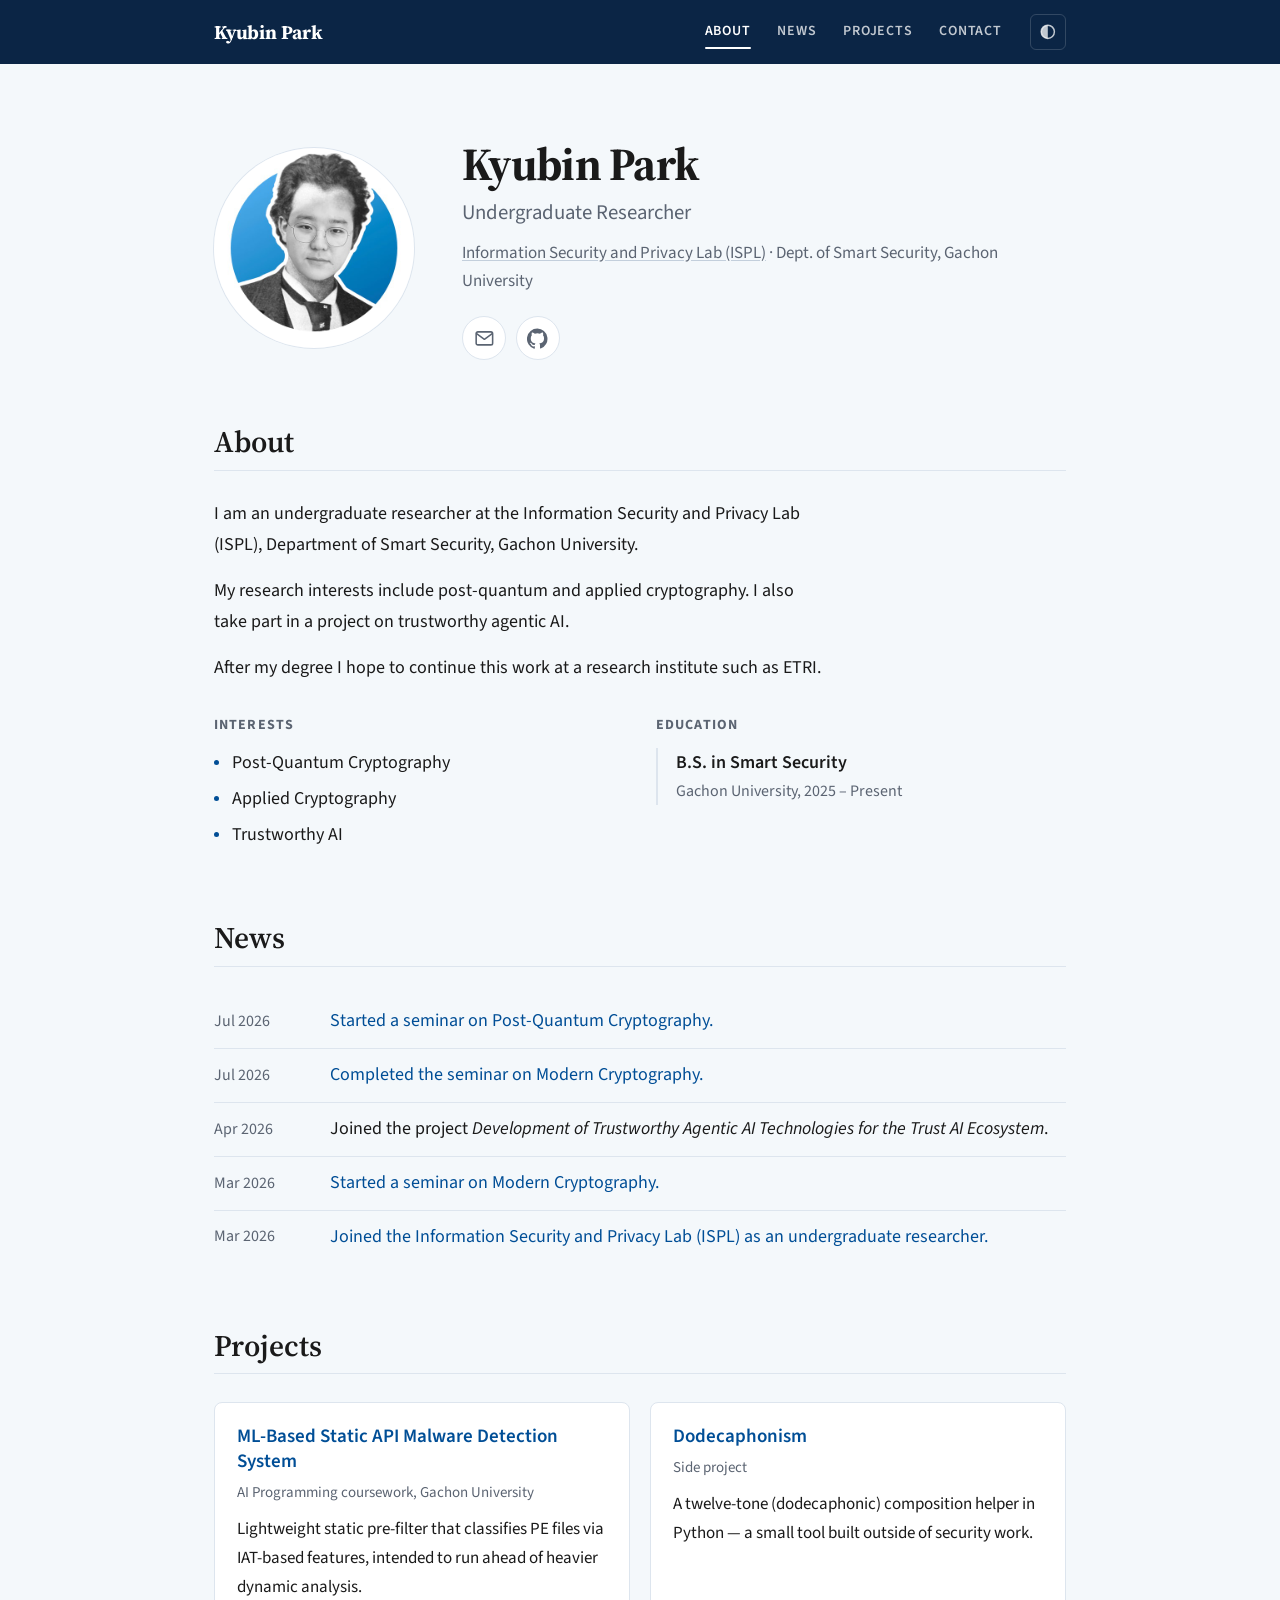
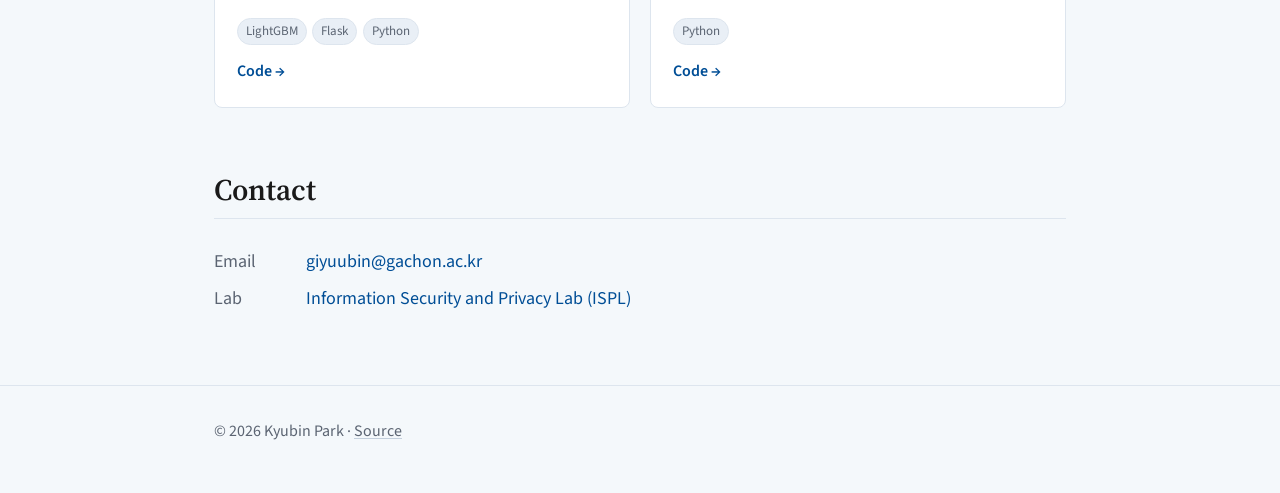
<file: index.html>
<!DOCTYPE html>
<html lang="en">
<head>
<meta charset="UTF-8">
<meta name="viewport" content="width=device-width, initial-scale=1">
<script>
/* Applies the saved theme before first paint. Without this, a dark-mode
   visitor gets a white flash on every page load. Keep in <head>, inline. */
(function () {
  try {
    var saved = localStorage.getItem('theme');
    if (saved === 'light' || saved === 'dark') {
      document.documentElement.setAttribute('data-theme', saved);
    }
  } catch (e) {}
})();
</script>
<title>Kyubin Park</title>
<meta name="description" content="Kyubin Park — undergraduate researcher at the Information Security and Privacy Lab, Gachon University. Post-quantum cryptography, applied cryptography, and trustworthy AI.">
<meta name="author" content="Kyubin Park">
<meta name="theme-color" content="#0b2545">
<link rel="canonical" href="https://giyuubin.github.io/">

<meta property="og:type" content="website">
<meta property="og:title" content="Kyubin Park">
<meta property="og:description" content="Undergraduate researcher at the Information Security and Privacy Lab, Gachon University. Post-quantum cryptography, applied cryptography, and trustworthy AI.">
<meta property="og:url" content="https://giyuubin.github.io/">
<meta name="twitter:card" content="summary">

<link rel="icon" href="data:image/svg+xml,%3Csvg xmlns='http://www.w3.org/2000/svg' viewBox='0 0 100 100'%3E%3Crect width='100' height='100' rx='18' fill='%23004e96'/%3E%3Ctext x='50' y='68' font-family='Helvetica,Arial,sans-serif' font-size='52' font-weight='700' fill='white' text-anchor='middle'%3EKP%3C/text%3E%3C/svg%3E">
<link rel="preconnect" href="https://fonts.googleapis.com">
<link rel="preconnect" href="https://fonts.gstatic.com" crossorigin>
<link href="https://fonts.googleapis.com/css2?family=Source+Sans+3:ital,wght@0,400;0,600;0,700;1,400&family=Source+Serif+4:opsz,wght@8..60,400;8..60,600;8..60,700&display=swap" rel="stylesheet">
<link rel="stylesheet" href="/assets/css/style.css">

<script type="application/ld+json">
{
  "@context": "https://schema.org",
  "@type": "Person",
  "name": "Kyubin Park",
  "url": "https://giyuubin.github.io/",
  "email": "mailto:giyuubin@gachon.ac.kr",
  "jobTitle": "Undergraduate Researcher",
  "affiliation": {
    "@type": "CollegeOrUniversity",
    "name": "Gachon University",
    "department": "Dept. of Smart Security"
  },
  "knowsAbout": [
    "Post-Quantum Cryptography",
    "Applied Cryptography",
    "Trustworthy AI"
  ],
  "sameAs": ["https://github.com/giyuubin"]
}
</script>
</head>
<body>

<a class="skip-link" href="#main">Skip to content</a>

<nav class="nav">
  <div class="nav-inner">
    <a href="/" class="nav-brand">Kyubin Park</a>
    <div class="nav-links" id="navLinks">
      <a href="#about">About</a>
      <a href="#news">News</a>
      <a href="#publications">Publications</a>
      <a href="#projects">Projects</a>
      <a href="#contact">Contact</a>
    </div>
    <div class="nav-controls">
      <button class="theme-toggle" id="themeToggle" type="button" aria-label="Toggle color theme"></button>
    </div>
    <button class="nav-toggle" id="navToggle" type="button" aria-expanded="false" aria-controls="navLinks" aria-label="Toggle navigation menu">
      <span class="nav-toggle-bar"></span>
      <span class="nav-toggle-bar"></span>
      <span class="nav-toggle-bar"></span>
    </button>
  </div>
</nav>
<div class="nav-backdrop" id="navBackdrop" aria-hidden="true"></div>

<div class="container">

  <!-- Filled by assets/js/render.js from assets/data/profile.json -->
  <header class="hero" id="hero"></header>

  <main id="main">

    <section class="section" id="about">
      <h2 class="section-title">About</h2>
      <div class="about-bio" id="about-bio"></div>
      <div class="about-grid">
        <div>
          <h3 class="about-heading">Interests</h3>
          <ul class="interest-list" id="interests"></ul>
        </div>
        <div>
          <h3 class="about-heading">Education</h3>
          <div id="education"></div>
        </div>
      </div>
    </section>

    <section class="section" id="news">
      <h2 class="section-title">News</h2>
      <ul class="news-list" id="news-list"></ul>
      <p class="section-more" id="news-more"><a href="/news/">All news &rarr;</a></p>
    </section>

    <!-- Removed from the DOM, along with its nav link, whenever
         assets/data/publications.json is empty. -->
    <section class="section" id="publications">
      <h2 class="section-title">Publications</h2>
      <div id="publications-list"></div>
      <p class="section-more" id="publications-more"><a href="/publications/">All publications &rarr;</a></p>
    </section>

    <section class="section" id="projects">
      <h2 class="section-title">Projects</h2>
      <div class="project-grid" id="projects-list"></div>
      <p class="section-more" id="projects-more"><a href="/projects/">All projects &rarr;</a></p>
    </section>

    <section class="section" id="contact">
      <h2 class="section-title">Contact</h2>
      <ul class="contact-list" id="contact-list"></ul>
    </section>

  </main>
</div>

<footer class="footer">
  <div class="container">
    <span id="footer-line">&copy; Kyubin Park</span> &middot;
    <a href="https://github.com/giyuubin/giyuubin.github.io" target="_blank" rel="noopener">Source</a>
  </div>
</footer>

<script src="/assets/js/theme.js" defer></script>
<script src="/assets/js/nav.js" defer></script>
<script src="/assets/js/render.js" defer></script>

</body>
</html>
</file>
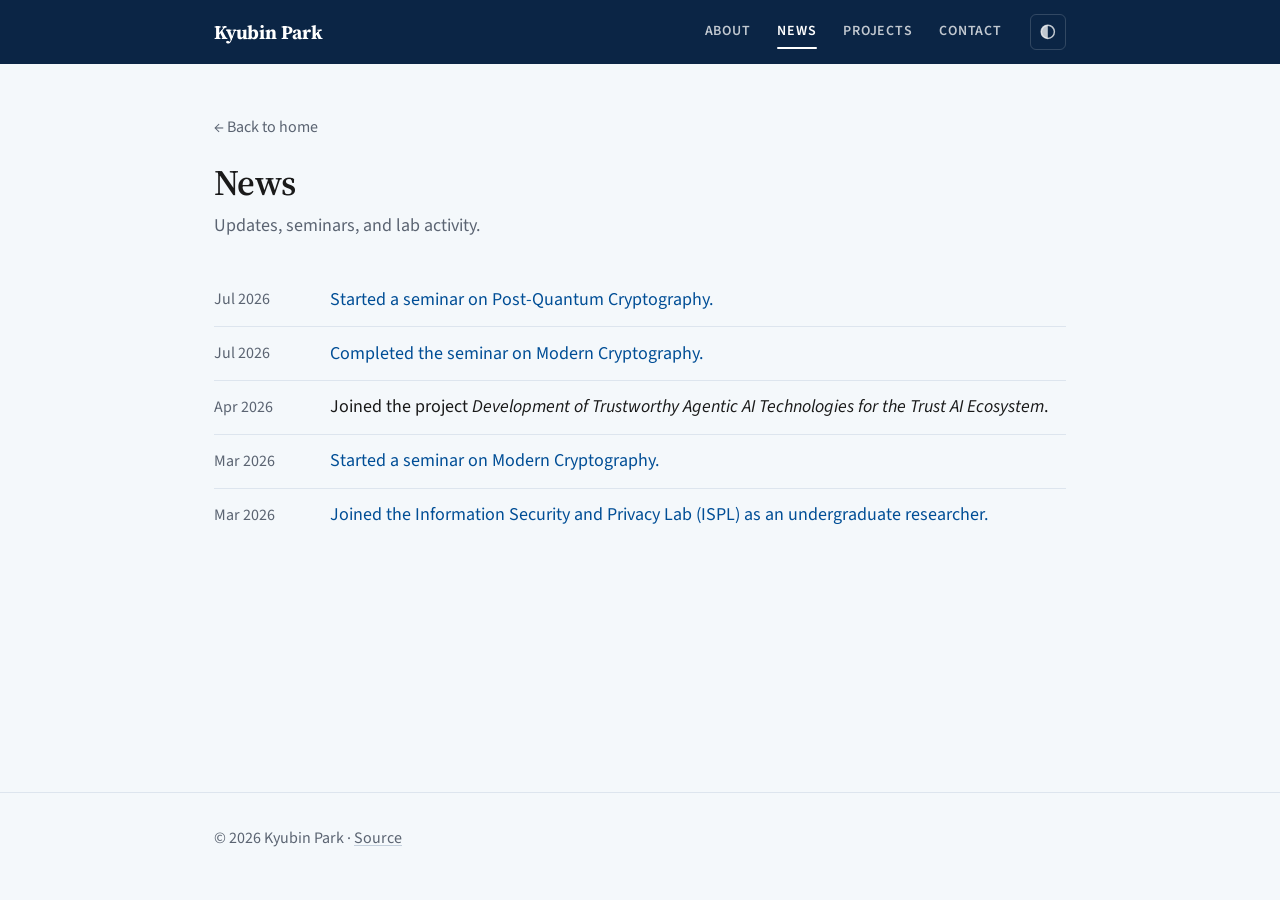
<file: news/index.html>
<!DOCTYPE html>
<html lang="en">
<head>
<meta charset="UTF-8">
<meta name="viewport" content="width=device-width, initial-scale=1">
<script>
(function () {
  try {
    var saved = localStorage.getItem('theme');
    if (saved === 'light' || saved === 'dark') {
      document.documentElement.setAttribute('data-theme', saved);
    }
  } catch (e) {}
})();
</script>
<title>News — Kyubin Park</title>
<meta name="description" content="News and updates from Kyubin Park, undergraduate researcher at the Information Security and Privacy Lab, Gachon University.">
<meta name="theme-color" content="#0b2545">
<link rel="canonical" href="https://giyuubin.github.io/news/">

<meta property="og:type" content="website">
<meta property="og:title" content="News — Kyubin Park">
<meta property="og:description" content="News and updates from Kyubin Park, undergraduate researcher at the Information Security and Privacy Lab, Gachon University.">
<meta property="og:url" content="https://giyuubin.github.io/news/">
<meta name="twitter:card" content="summary">

<link rel="icon" href="data:image/svg+xml,%3Csvg xmlns='http://www.w3.org/2000/svg' viewBox='0 0 100 100'%3E%3Crect width='100' height='100' rx='18' fill='%23004e96'/%3E%3Ctext x='50' y='68' font-family='Helvetica,Arial,sans-serif' font-size='52' font-weight='700' fill='white' text-anchor='middle'%3EKP%3C/text%3E%3C/svg%3E">
<link rel="preconnect" href="https://fonts.googleapis.com">
<link rel="preconnect" href="https://fonts.gstatic.com" crossorigin>
<link href="https://fonts.googleapis.com/css2?family=Source+Sans+3:ital,wght@0,400;0,600;0,700;1,400&family=Source+Serif+4:opsz,wght@8..60,400;8..60,600;8..60,700&display=swap" rel="stylesheet">
<link rel="stylesheet" href="/assets/css/style.css">
</head>
<body data-collection="news">

<a class="skip-link" href="#main">Skip to content</a>

<nav class="nav">
  <div class="nav-inner">
    <a href="/" class="nav-brand">Kyubin Park</a>
    <div class="nav-links" id="navLinks">
      <a href="/#about">About</a>
      <a href="/news/" class="is-active" aria-current="page">News</a>
      <a href="/publications/">Publications</a>
      <a href="/projects/">Projects</a>
      <a href="/#contact">Contact</a>
    </div>
    <div class="nav-controls">
      <button class="theme-toggle" id="themeToggle" type="button" aria-label="Toggle color theme"></button>
    </div>
    <button class="nav-toggle" id="navToggle" type="button" aria-expanded="false" aria-controls="navLinks" aria-label="Toggle navigation menu">
      <span class="nav-toggle-bar"></span>
      <span class="nav-toggle-bar"></span>
      <span class="nav-toggle-bar"></span>
    </button>
  </div>
</nav>
<div class="nav-backdrop" id="navBackdrop" aria-hidden="true"></div>

<div class="container">
  <header class="page-header">
    <a class="back-link" href="/">&larr; Back to home</a>
    <h1 class="page-title">News</h1>
    <p class="page-subtitle">Updates, seminars, and lab activity.</p>
  </header>

  <main id="main" class="section">
    <ul class="news-list" id="page-list"></ul>
    <p class="empty-state" id="page-empty" style="display:none">No news yet.</p>
  </main>
</div>

<footer class="footer">
  <div class="container">
    <span id="footer-line">&copy; Kyubin Park</span> &middot;
    <a href="https://github.com/giyuubin/giyuubin.github.io" target="_blank" rel="noopener">Source</a>
  </div>
</footer>

<script src="/assets/js/theme.js" defer></script>
<script src="/assets/js/nav.js" defer></script>
<script src="/assets/js/render.js" defer></script>

</body>
</html>
</file>
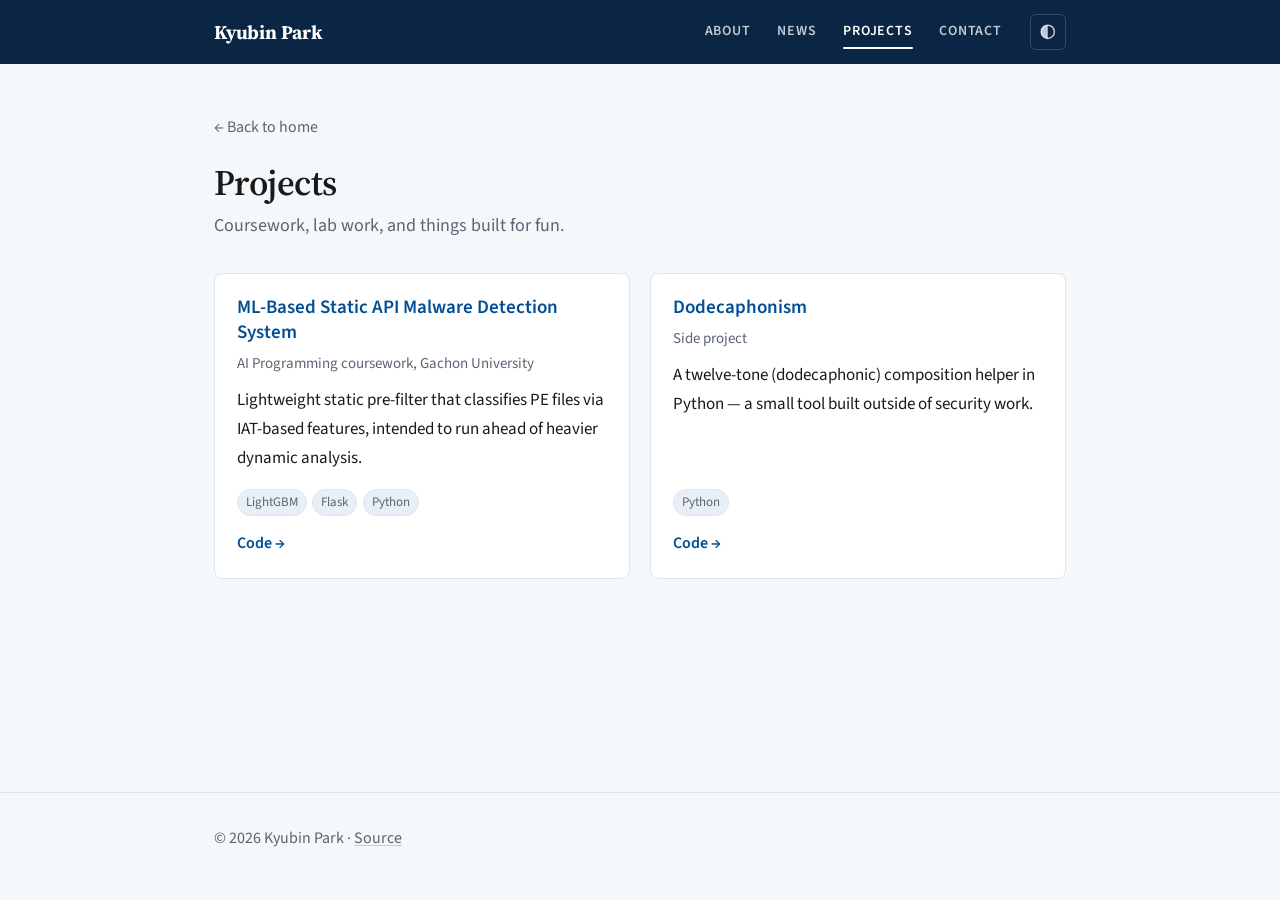
<file: projects/index.html>
<!DOCTYPE html>
<html lang="en">
<head>
<meta charset="UTF-8">
<meta name="viewport" content="width=device-width, initial-scale=1">
<script>
(function () {
  try {
    var saved = localStorage.getItem('theme');
    if (saved === 'light' || saved === 'dark') {
      document.documentElement.setAttribute('data-theme', saved);
    }
  } catch (e) {}
})();
</script>
<title>Projects — Kyubin Park</title>
<meta name="description" content="Projects by Kyubin Park — machine-learning malware detection and side projects.">
<meta name="theme-color" content="#0b2545">
<link rel="canonical" href="https://giyuubin.github.io/projects/">

<meta property="og:type" content="website">
<meta property="og:title" content="Projects — Kyubin Park">
<meta property="og:description" content="Projects by Kyubin Park — machine-learning malware detection and side projects.">
<meta property="og:url" content="https://giyuubin.github.io/projects/">
<meta name="twitter:card" content="summary">

<link rel="icon" href="data:image/svg+xml,%3Csvg xmlns='http://www.w3.org/2000/svg' viewBox='0 0 100 100'%3E%3Crect width='100' height='100' rx='18' fill='%23004e96'/%3E%3Ctext x='50' y='68' font-family='Helvetica,Arial,sans-serif' font-size='52' font-weight='700' fill='white' text-anchor='middle'%3EKP%3C/text%3E%3C/svg%3E">
<link rel="preconnect" href="https://fonts.googleapis.com">
<link rel="preconnect" href="https://fonts.gstatic.com" crossorigin>
<link href="https://fonts.googleapis.com/css2?family=Source+Sans+3:ital,wght@0,400;0,600;0,700;1,400&family=Source+Serif+4:opsz,wght@8..60,400;8..60,600;8..60,700&display=swap" rel="stylesheet">
<link rel="stylesheet" href="/assets/css/style.css">
</head>
<body data-collection="projects">

<a class="skip-link" href="#main">Skip to content</a>

<nav class="nav">
  <div class="nav-inner">
    <a href="/" class="nav-brand">Kyubin Park</a>
    <div class="nav-links" id="navLinks">
      <a href="/#about">About</a>
      <a href="/news/">News</a>
      <a href="/publications/">Publications</a>
      <a href="/projects/" class="is-active" aria-current="page">Projects</a>
      <a href="/#contact">Contact</a>
    </div>
    <div class="nav-controls">
      <button class="theme-toggle" id="themeToggle" type="button" aria-label="Toggle color theme"></button>
    </div>
    <button class="nav-toggle" id="navToggle" type="button" aria-expanded="false" aria-controls="navLinks" aria-label="Toggle navigation menu">
      <span class="nav-toggle-bar"></span>
      <span class="nav-toggle-bar"></span>
      <span class="nav-toggle-bar"></span>
    </button>
  </div>
</nav>
<div class="nav-backdrop" id="navBackdrop" aria-hidden="true"></div>

<div class="container">
  <header class="page-header">
    <a class="back-link" href="/">&larr; Back to home</a>
    <h1 class="page-title">Projects</h1>
    <p class="page-subtitle">Coursework, lab work, and things built for fun.</p>
  </header>

  <main id="main" class="section">
    <div class="project-grid" id="page-list"></div>
    <p class="empty-state" id="page-empty" style="display:none">No projects yet.</p>
  </main>
</div>

<footer class="footer">
  <div class="container">
    <span id="footer-line">&copy; Kyubin Park</span> &middot;
    <a href="https://github.com/giyuubin/giyuubin.github.io" target="_blank" rel="noopener">Source</a>
  </div>
</footer>

<script src="/assets/js/theme.js" defer></script>
<script src="/assets/js/nav.js" defer></script>
<script src="/assets/js/render.js" defer></script>

</body>
</html>
</file>
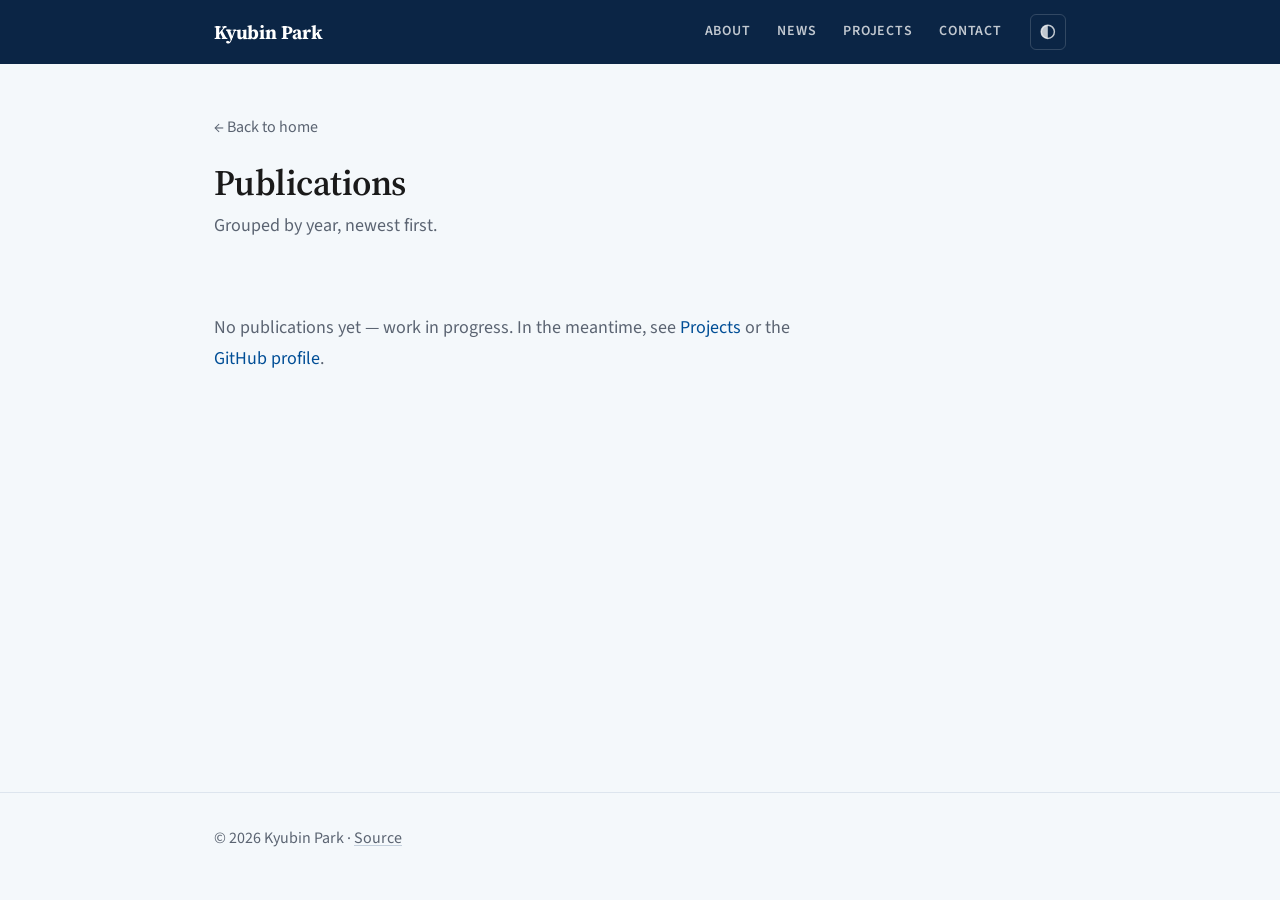
<file: publications/index.html>
<!DOCTYPE html>
<html lang="en">
<head>
<meta charset="UTF-8">
<meta name="viewport" content="width=device-width, initial-scale=1">
<script>
(function () {
  try {
    var saved = localStorage.getItem('theme');
    if (saved === 'light' || saved === 'dark') {
      document.documentElement.setAttribute('data-theme', saved);
    }
  } catch (e) {}
})();
</script>
<title>Publications — Kyubin Park</title>
<meta name="description" content="Publications by Kyubin Park, undergraduate researcher at the Information Security and Privacy Lab, Gachon University.">
<meta name="theme-color" content="#0b2545">
<link rel="canonical" href="https://giyuubin.github.io/publications/">

<meta property="og:type" content="website">
<meta property="og:title" content="Publications — Kyubin Park">
<meta property="og:description" content="Publications by Kyubin Park, undergraduate researcher at the Information Security and Privacy Lab, Gachon University.">
<meta property="og:url" content="https://giyuubin.github.io/publications/">
<meta name="twitter:card" content="summary">

<link rel="icon" href="data:image/svg+xml,%3Csvg xmlns='http://www.w3.org/2000/svg' viewBox='0 0 100 100'%3E%3Crect width='100' height='100' rx='18' fill='%23004e96'/%3E%3Ctext x='50' y='68' font-family='Helvetica,Arial,sans-serif' font-size='52' font-weight='700' fill='white' text-anchor='middle'%3EKP%3C/text%3E%3C/svg%3E">
<link rel="preconnect" href="https://fonts.googleapis.com">
<link rel="preconnect" href="https://fonts.gstatic.com" crossorigin>
<link href="https://fonts.googleapis.com/css2?family=Source+Sans+3:ital,wght@0,400;0,600;0,700;1,400&family=Source+Serif+4:opsz,wght@8..60,400;8..60,600;8..60,700&display=swap" rel="stylesheet">
<link rel="stylesheet" href="/assets/css/style.css">
</head>
<body data-collection="publications">

<a class="skip-link" href="#main">Skip to content</a>

<nav class="nav">
  <div class="nav-inner">
    <a href="/" class="nav-brand">Kyubin Park</a>
    <div class="nav-links" id="navLinks">
      <a href="/#about">About</a>
      <a href="/news/">News</a>
      <a href="/publications/" class="is-active" aria-current="page">Publications</a>
      <a href="/projects/">Projects</a>
      <a href="/#contact">Contact</a>
    </div>
    <div class="nav-controls">
      <button class="theme-toggle" id="themeToggle" type="button" aria-label="Toggle color theme"></button>
    </div>
    <button class="nav-toggle" id="navToggle" type="button" aria-expanded="false" aria-controls="navLinks" aria-label="Toggle navigation menu">
      <span class="nav-toggle-bar"></span>
      <span class="nav-toggle-bar"></span>
      <span class="nav-toggle-bar"></span>
    </button>
  </div>
</nav>
<div class="nav-backdrop" id="navBackdrop" aria-hidden="true"></div>

<div class="container">
  <header class="page-header">
    <a class="back-link" href="/">&larr; Back to home</a>
    <h1 class="page-title">Publications</h1>
    <p class="page-subtitle">Grouped by year, newest first.</p>
  </header>

  <main id="main" class="section">
    <div id="page-list"></div>
    <p class="empty-state" id="page-empty" style="display:none">
      No publications yet — work in progress. In the meantime, see
      <a href="/projects/">Projects</a> or the
      <a href="https://github.com/giyuubin" target="_blank" rel="noopener">GitHub profile</a>.
    </p>
  </main>
</div>

<footer class="footer">
  <div class="container">
    <span id="footer-line">&copy; Kyubin Park</span> &middot;
    <a href="https://github.com/giyuubin/giyuubin.github.io" target="_blank" rel="noopener">Source</a>
  </div>
</footer>

<script src="/assets/js/theme.js" defer></script>
<script src="/assets/js/nav.js" defer></script>
<script src="/assets/js/render.js" defer></script>

</body>
</html>
</file>
<file: assets/css/style.css>
/* ==========================================================================
   giyuubin.github.io
   Academic personal site. No build step, no external CSS.
   Layout follows isnpl.github.io: single narrow column, generous whitespace,
   quiet borders instead of shadows.
   ========================================================================== */

/* --------------------------------------------------------------------------
   1. Tokens
   Light is the default. Dark is applied two ways: explicitly via
   [data-theme="dark"] (user picked it) and implicitly via prefers-color-scheme
   (user is on "auto"). The :not() guard stops the media query from overriding
   an explicit light choice.
   -------------------------------------------------------------------------- */
:root {
  --primary: #004e96;
  --primary-hover: #0a3d78;
  --primary-subtle: rgba(0, 78, 150, 0.08);
  --on-primary: #ffffff;

  /* --bg is the page ground and is tinted; --surface is what sits on top of it
     (cards, the mobile menu panel) and stays white. They were one token, so
     tinting the page used to tint the cards with it and erase the separation. */
  --bg: #f4f8fb;
  --surface: #ffffff;
  --bg-muted: #e9eff6;
  --border: #dde5ee;
  --border-strong: #c3cfdc;
  --text: #1a1a1a;
  --text-muted: #5b6472;

  /* The nav is its own colour context: a solid dark bar in both themes, so its
     foreground tokens are fixed rather than derived from --text. */
  --nav-bg: #0b2545;
  --nav-fg: rgba(255, 255, 255, 0.75);
  --nav-fg-strong: #ffffff;
  --nav-hover-bg: rgba(255, 255, 255, 0.1);
  --nav-border: rgba(255, 255, 255, 0.16);
  --nav-shadow: 0 1px 3px rgba(11, 37, 69, 0.18);

  --font-sans: 'Source Sans 3', -apple-system, BlinkMacSystemFont, 'Segoe UI',
    Roboto, 'Helvetica Neue', Arial, sans-serif;
  /* Display faces only — headings, never body copy. Georgia is the fallback
     that actually ships everywhere; 'Times New Roman' is a last resort. */
  --font-serif: 'Source Serif 4', Georgia, 'Times New Roman', serif;
  --font-mono: ui-monospace, SFMono-Regular, Menlo, Consolas, monospace;

  /* Type scale. The root stays at 16px so rem-based spacing is unaffected;
     these are the text sizes only. Body is 18px — the previous 16px body with
     0.8–0.95rem secondary text bottomed out at 12.8px, which read as small.
     Nothing here may go below --text-xs (13px). */
  --text-xs: 0.8125rem; /* 13px — pills, link chips */
  --text-sm: 0.875rem; /* 14px — uppercase micro-labels */
  --text-note: 0.9375rem; /* 15px — captions sitting next to lead text */
  --text-meta: 1rem; /* 16px — dates, notes, footer */
  --text-body: 1.125rem; /* 18px — prose */
  --text-lead: 1.0625rem; /* 17px — secondary prose, card summaries */
  --text-h3: 1.1875rem; /* 19px — card and publication titles */
  --text-h2: 1.875rem; /* 30px — section titles */
  --text-page: 2.25rem; /* 36px — subpage titles */
  --text-h1: 2.875rem; /* 46px — the name */

  --container: 900px;
  /* Prose only. At 18px the full 852px content width runs past 100 characters
     a line; this caps the measure near 70. Tables, cards and lists keep the
     full container. */
  --measure: 68ch;
  --radius: 8px;
  --section-gap: 4rem;
}

:root[data-theme='dark'] {
  --primary: #5b9bd5;
  --primary-hover: #7fb3e0;
  --primary-subtle: rgba(91, 155, 213, 0.12);
  --on-primary: #0b1220;

  --bg: #18222e;
  --surface: #202c3b;
  --bg-muted: #2a3849;
  --border: #344254;
  --border-strong: #4a5a6e;
  --text: #e4e4e7;
  --text-muted: #9ca3af;

  --nav-bg: #101827;
  --nav-fg: rgba(255, 255, 255, 0.72);
  --nav-fg-strong: #ffffff;
  --nav-hover-bg: rgba(255, 255, 255, 0.08);
  --nav-border: rgba(255, 255, 255, 0.12);
  --nav-shadow: 0 1px 3px rgba(0, 0, 0, 0.5);
}

@media (prefers-color-scheme: dark) {
  :root:not([data-theme='light']):not([data-theme='dark']) {
    --primary: #5b9bd5;
    --primary-hover: #7fb3e0;
    --primary-subtle: rgba(91, 155, 213, 0.12);
    --on-primary: #0b1220;

    --bg: #18222e;
    --surface: #202c3b;
    --bg-muted: #2a3849;
    --border: #344254;
    --border-strong: #4a5a6e;
    --text: #e4e4e7;
    --text-muted: #9ca3af;

    --nav-bg: #101827;
    --nav-fg: rgba(255, 255, 255, 0.72);
    --nav-fg-strong: #ffffff;
    --nav-hover-bg: rgba(255, 255, 255, 0.08);
    --nav-border: rgba(255, 255, 255, 0.12);
    --nav-shadow: 0 1px 3px rgba(0, 0, 0, 0.5);
  }
}

/* --------------------------------------------------------------------------
   2. Base
   -------------------------------------------------------------------------- */
*,
*::before,
*::after {
  box-sizing: border-box;
}

html {
  scroll-behavior: smooth;
  /* Sticky nav would otherwise cover the top of an anchored section. */
  scroll-padding-top: 5rem;
  -webkit-text-size-adjust: 100%;
}

/* Column layout so the footer can be pushed to the bottom of the viewport on
   short pages. Without it /publications/ (an empty state, a few lines long)
   left its footer rule floating mid-screen above a large blank area.
   .skip-link and .nav-backdrop are absolute/fixed, so the only flex children
   in flow are the nav, the content container and the footer. */
body {
  margin: 0;
  display: flex;
  flex-direction: column;
  min-height: 100vh;
  min-height: 100dvh;
  background: var(--bg);
  color: var(--text);
  font-family: var(--font-sans);
  font-size: var(--text-body);
  line-height: 1.7;
  -webkit-font-smoothing: antialiased;
}

h1,
h2,
h3,
h4 {
  margin: 0;
  line-height: 1.3;
  font-weight: 600;
  color: var(--text);
}

/* Serif is for the display tier only: the name, section titles, page titles.
   Content headings (card and publication titles) stay sans so the two tiers
   stay visually distinct, and the uppercase micro-labels (.about-heading,
   .pub-group-title) stay sans because serif small caps at 14px read as noise. */
.hero-name,
.section-title,
.page-title {
  font-family: var(--font-serif);
  line-height: 1.2;
}

p {
  margin: 0 0 1rem;
}

p:last-child {
  margin-bottom: 0;
}

a {
  color: var(--primary);
  text-decoration: none;
}

a:hover {
  color: var(--primary-hover);
  text-decoration: underline;
}

img {
  max-width: 100%;
  height: auto;
}

code {
  font-family: var(--font-mono);
  font-size: 0.9em;
  background: var(--bg-muted);
  padding: 0.1em 0.35em;
  border-radius: 4px;
}

:focus-visible {
  outline: 2px solid var(--primary);
  outline-offset: 2px;
  border-radius: 2px;
}

/* --primary has no contrast against the navy bar, so the ring inside it is
   white. The mobile menu panel is a light surface again, so it opts back out. */
.nav :focus-visible {
  outline-color: var(--nav-fg-strong);
}

.visually-hidden {
  position: absolute;
  width: 1px;
  height: 1px;
  padding: 0;
  margin: -1px;
  overflow: hidden;
  clip: rect(0, 0, 0, 0);
  white-space: nowrap;
  border: 0;
}

.skip-link {
  position: absolute;
  top: 0;
  left: 0;
  z-index: 200;
  padding: 0.6rem 1rem;
  background: var(--primary);
  color: var(--on-primary);
  transform: translateY(-120%);
}

.skip-link:focus {
  transform: translateY(0);
}

.container {
  width: 100%;
  max-width: var(--container);
  margin: 0 auto;
  padding: 0 1.5rem;
}

/* --------------------------------------------------------------------------
   3. Navigation
   -------------------------------------------------------------------------- */
/* Solid, not translucent. The bar used to be white at 88% opacity over a white
   page, which made it read as absent until content scrolled under it. */
.nav {
  position: sticky;
  top: 0;
  z-index: 100;
  background: var(--nav-bg);
  transition: box-shadow 0.2s ease;
}

.nav.is-scrolled {
  box-shadow: var(--nav-shadow);
}

.nav-inner {
  display: flex;
  align-items: center;
  gap: 1rem;
  height: 4rem;
  max-width: var(--container);
  margin: 0 auto;
  padding: 0 1.5rem;
}

.nav-brand {
  font-family: var(--font-serif);
  font-weight: 700;
  font-size: 1.2rem;
  letter-spacing: -0.01em;
  color: var(--nav-fg-strong);
  white-space: nowrap;
}

.nav-brand:hover {
  color: var(--nav-fg-strong);
  text-decoration: none;
  opacity: 0.85;
}

.nav-links {
  display: flex;
  align-items: center;
  gap: 0.15rem;
  margin-left: auto;
}

.nav-links a {
  position: relative;
  padding: 0.45rem 0.75rem;
  border-radius: 6px;
  font-size: var(--text-sm);
  font-weight: 600;
  letter-spacing: 0.06em;
  text-transform: uppercase;
  color: var(--nav-fg);
  transition: color 0.15s ease, background-color 0.15s ease;
}

.nav-links a:hover {
  color: var(--nav-fg-strong);
  background: var(--nav-hover-bg);
  text-decoration: none;
}

.nav-links a.is-active {
  color: var(--nav-fg-strong);
}

/* Underline the active link rather than recolouring it: on the navy bar there
   is no second colour that keeps AA against the background. */
.nav-links a.is-active::after {
  content: '';
  position: absolute;
  left: 0.75rem;
  right: 0.75rem;
  bottom: 0.15rem;
  height: 2px;
  border-radius: 1px;
  background: currentColor;
}

.nav-controls {
  display: flex;
  align-items: center;
  gap: 0.5rem;
}

.theme-toggle {
  display: inline-flex;
  align-items: center;
  justify-content: center;
  width: 2.25rem;
  height: 2.25rem;
  padding: 0;
  border: 1px solid var(--nav-border);
  border-radius: 6px;
  background: transparent;
  color: var(--nav-fg);
  cursor: pointer;
  transition: color 0.15s ease, border-color 0.15s ease,
    background-color 0.15s ease;
}

.theme-toggle:hover {
  color: var(--nav-fg-strong);
  border-color: var(--nav-fg);
  background: var(--nav-hover-bg);
}

.theme-toggle svg {
  width: 1.1rem;
  height: 1.1rem;
  display: none;
}

/* Only the icon matching the active mode is shown. */
:root:not([data-theme]) .theme-toggle .icon-auto,
:root[data-theme='light'] .theme-toggle .icon-light,
:root[data-theme='dark'] .theme-toggle .icon-dark {
  display: block;
}

.nav-toggle {
  display: none;
  flex-direction: column;
  justify-content: center;
  gap: 4px;
  width: 2.25rem;
  height: 2.25rem;
  padding: 0;
  border: 1px solid var(--nav-border);
  border-radius: 6px;
  background: transparent;
  cursor: pointer;
}

.nav-toggle-bar {
  display: block;
  width: 1rem;
  height: 1.5px;
  margin: 0 auto;
  background: var(--nav-fg-strong);
  transition: transform 0.2s ease, opacity 0.2s ease;
}

.nav-backdrop {
  position: fixed;
  inset: 0;
  z-index: 90;
  background: rgba(0, 0, 0, 0.4);
  opacity: 0;
  visibility: hidden;
  transition: opacity 0.2s ease, visibility 0.2s ease;
}

.nav-backdrop.is-open {
  opacity: 1;
  visibility: visible;
}

/* --------------------------------------------------------------------------
   4. Hero
   -------------------------------------------------------------------------- */
.hero {
  display: flex;
  align-items: center;
  gap: 3rem;
  padding: 4.5rem 0 var(--section-gap);
}

/* Hairline only, drawn as a shadow rather than a border so it sits outside the
   circle without shrinking the image.

   Deliberately not a wider ring: profile.jpg is a blue disc on a white square,
   and the disc is inset about 6% of the radius, so clipping the square to a
   circle already leaves a white band ~12px wide at this size. That band is the
   mat. Stacking a --surface ring on top of it gave a double rim that read as a
   hard white outline in dark mode. If the photo is ever recropped so the disc
   reaches the edge, a wider ring becomes available again. */
.hero-avatar {
  flex: 0 0 auto;
  width: 200px;
  height: 200px;
  border-radius: 50%;
  overflow: hidden;
  background: var(--bg-muted);
  box-shadow: 0 0 0 1px var(--border);
}

.hero-avatar img {
  width: 100%;
  height: 100%;
  object-fit: cover;
  display: block;
}

.hero-avatar-initials {
  display: flex;
  align-items: center;
  justify-content: center;
  width: 100%;
  height: 100%;
  font-family: var(--font-serif);
  font-size: 3.75rem;
  font-weight: 600;
  letter-spacing: 0.02em;
  color: var(--primary);
  background: var(--primary-subtle);
}

.hero-body {
  min-width: 0;
}

.hero-name {
  font-size: var(--text-h1);
  font-weight: 700;
  letter-spacing: -0.015em;
  margin-bottom: 0.25rem;
}

.hero-role {
  font-size: 1.3rem;
  color: var(--text-muted);
  margin-bottom: 0.5rem;
}

.hero-orgs {
  font-size: var(--text-lead);
  color: var(--text-muted);
  margin-bottom: 1.25rem;
}

.hero-orgs a {
  color: var(--text-muted);
  text-decoration: underline;
  text-decoration-color: var(--border-strong);
  text-underline-offset: 2px;
}

.hero-orgs a:hover {
  color: var(--primary);
}

.hero-social {
  display: flex;
  gap: 0.6rem;
}

/* Filled against the tinted page rather than outlined against white, so the
   buttons read as controls instead of faint rings. */
.hero-social a {
  display: inline-flex;
  align-items: center;
  justify-content: center;
  width: 2.75rem;
  height: 2.75rem;
  border: 1px solid var(--border);
  border-radius: 50%;
  background: var(--surface);
  color: var(--text-muted);
  transition: color 0.15s ease, border-color 0.15s ease,
    background-color 0.15s ease;
}

.hero-social a:hover {
  color: var(--on-primary);
  border-color: var(--primary);
  background: var(--primary);
  text-decoration: none;
}

.hero-social svg {
  width: 1.3rem;
  height: 1.3rem;
}

/* --------------------------------------------------------------------------
   5. Sections
   -------------------------------------------------------------------------- */
.section {
  padding-bottom: var(--section-gap);
}

.section-title {
  font-size: var(--text-h2);
  padding-bottom: 0.6rem;
  margin-bottom: 1.75rem;
  border-bottom: 1px solid var(--border);
}

.section-more {
  margin-top: 1.5rem;
  font-size: var(--text-lead);
}

.section-more a {
  font-weight: 600;
}

/* About ------------------------------------------------------------------- */
.about-bio {
  max-width: var(--measure);
}

.about-bio p {
  margin-bottom: 1rem;
}

.about-grid {
  display: grid;
  grid-template-columns: 1fr 1fr;
  gap: 2rem;
  margin-top: 2rem;
}

.about-heading {
  font-size: var(--text-sm);
  font-weight: 700;
  text-transform: uppercase;
  letter-spacing: 0.08em;
  color: var(--text-muted);
  margin-bottom: 0.85rem;
}

.interest-list {
  list-style: none;
  margin: 0;
  padding: 0;
}

.interest-list li {
  position: relative;
  padding-left: 1.1rem;
  margin-bottom: 0.35rem;
}

.interest-list li::before {
  content: '';
  position: absolute;
  left: 0;
  top: 0.68em;
  width: 5px;
  height: 5px;
  border-radius: 50%;
  background: var(--primary);
}

.education-item {
  padding-left: 1.1rem;
  border-left: 2px solid var(--border);
  margin-bottom: 1rem;
}

.education-item:last-child {
  margin-bottom: 0;
}

.education-course {
  font-weight: 600;
}

.education-meta {
  font-size: var(--text-meta);
  color: var(--text-muted);
}

/* News -------------------------------------------------------------------- */
.news-list {
  list-style: none;
  margin: 0;
  padding: 0;
}

.news-item {
  display: flex;
  gap: 1.25rem;
  padding: 0.7rem 0;
  border-bottom: 1px solid var(--border);
}

.news-item:last-child {
  border-bottom: none;
}

.news-date {
  flex: 0 0 6rem;
  font-size: var(--text-meta);
  font-variant-numeric: tabular-nums;
  color: var(--text-muted);
  padding-top: 0.1rem;
}

.news-text {
  min-width: 0;
}

/* Publications ------------------------------------------------------------ */
.pub-group-title {
  font-size: var(--text-sm);
  font-weight: 700;
  text-transform: uppercase;
  letter-spacing: 0.08em;
  color: var(--text-muted);
  margin: 2rem 0 0.85rem;
}

.pub-group:first-child .pub-group-title {
  margin-top: 0;
}

.pub-list {
  list-style: none;
  margin: 0;
  padding: 0;
}

.pub-item {
  padding: 0.9rem 0;
  border-bottom: 1px solid var(--border);
}

.pub-item:last-child {
  border-bottom: none;
}

.pub-title {
  font-size: var(--text-h3);
  font-weight: 600;
  margin-bottom: 0.2rem;
}

.pub-authors,
.pub-venue {
  font-size: var(--text-lead);
  color: var(--text-muted);
}

.pub-venue em {
  font-style: italic;
}

.pub-authors .is-me {
  color: var(--text);
  font-weight: 700;
}

.pub-links {
  display: flex;
  flex-wrap: wrap;
  gap: 0.4rem;
  margin-top: 0.5rem;
}

.pub-link {
  font-size: var(--text-xs);
  font-weight: 600;
  letter-spacing: 0.02em;
  padding: 0.12rem 0.5rem;
  border: 1px solid var(--border-strong);
  border-radius: 4px;
  color: var(--text-muted);
}

.pub-link:hover {
  color: var(--primary);
  border-color: var(--primary);
  background: var(--primary-subtle);
  text-decoration: none;
}

/* Projects ---------------------------------------------------------------- */
.project-grid {
  display: grid;
  grid-template-columns: repeat(2, 1fr);
  gap: 1.25rem;
}

.card {
  display: flex;
  flex-direction: column;
  padding: 1.35rem;
  border: 1px solid var(--border);
  border-radius: var(--radius);
  background: var(--surface);
  transition: border-color 0.15s ease;
}

.card:hover {
  border-color: var(--border-strong);
}

.card-title {
  font-size: var(--text-h3);
  margin-bottom: 0.35rem;
}

.card-note {
  font-size: var(--text-note);
  color: var(--text-muted);
  margin-bottom: 0.6rem;
}

.card-summary {
  font-size: var(--text-lead);
  margin-bottom: 1rem;
}

.card-footer {
  margin-top: auto;
}

.tags {
  display: flex;
  flex-wrap: wrap;
  gap: 0.35rem;
  margin-bottom: 0.85rem;
}

.tag {
  font-size: var(--text-xs);
  padding: 0.1rem 0.5rem;
  border-radius: 999px;
  background: var(--bg-muted);
  border: 1px solid var(--border);
  color: var(--text-muted);
}

.card-links {
  display: flex;
  flex-wrap: wrap;
  gap: 0.9rem;
  font-size: var(--text-meta);
  font-weight: 600;
}

/* Contact ----------------------------------------------------------------- */
.contact-list {
  list-style: none;
  margin: 0;
  padding: 0;
}

.contact-list li {
  display: flex;
  gap: 0.75rem;
  margin-bottom: 0.4rem;
}

.contact-label {
  flex: 0 0 5rem;
  color: var(--text-muted);
}

/* --------------------------------------------------------------------------
   6. Subpage header
   -------------------------------------------------------------------------- */
.page-header {
  padding: 3rem 0 2rem;
}

.page-title {
  font-size: var(--text-page);
  letter-spacing: -0.015em;
  margin-bottom: 0.4rem;
}

.page-subtitle {
  max-width: var(--measure);
  color: var(--text-muted);
}

.back-link {
  display: inline-block;
  font-size: var(--text-meta);
  color: var(--text-muted);
  margin-bottom: 1.25rem;
}

.back-link:hover {
  color: var(--primary);
  text-decoration: none;
}

.empty-state {
  max-width: var(--measure);
  padding: 2.5rem 0;
  color: var(--text-muted);
}

/* --------------------------------------------------------------------------
   7. Footer
   -------------------------------------------------------------------------- */
.footer {
  /* Takes up the slack from the body flex column, so a short page still puts
     the footer rule at the bottom of the screen rather than mid-viewport. */
  margin-top: auto;
  border-top: 1px solid var(--border);
  padding: 2rem 0 3rem;
  font-size: var(--text-meta);
  color: var(--text-muted);
}

.footer a {
  color: var(--text-muted);
  text-decoration: underline;
  text-decoration-color: var(--border-strong);
  text-underline-offset: 2px;
}

.footer a:hover {
  color: var(--primary);
}

/* --------------------------------------------------------------------------
   8. Responsive
   -------------------------------------------------------------------------- */
@media (max-width: 720px) {
  :root {
    --section-gap: 3rem;
  }

  .nav-toggle {
    display: flex;
    order: 3;
  }

  .nav-controls {
    margin-left: auto;
    order: 2;
  }

  /* Off-canvas panel. Hidden from the a11y tree and tab order when closed
     via `visibility`, which `transform` alone would not do. */
  .nav-links {
    position: fixed;
    top: 4rem;
    left: 0;
    right: 0;
    z-index: 95;
    flex-direction: column;
    align-items: stretch;
    gap: 0;
    margin-left: 0;
    padding: 0.5rem 1.5rem 1rem;
    background: var(--surface);
    border-bottom: 1px solid var(--border);
    box-shadow: 0 8px 24px rgba(0, 0, 0, 0.12);
    transform: translateY(-8px);
    opacity: 0;
    visibility: hidden;
    transition: opacity 0.2s ease, transform 0.2s ease, visibility 0.2s ease;
  }

  .nav-links.is-open {
    transform: translateY(0);
    opacity: 1;
    visibility: visible;
    /* Opening has to flip visibility synchronously. nav.js focuses the first
       link the instant `.is-open` is added, and focus() is silently a no-op
       while the panel is still `visibility: hidden` — the delay above left the
       menu open with focus stranded on the toggle. Closing still uses the 0.2s
       from the rule above, so the panel stays focusable and in the a11y tree
       until the fade has finished. */
    transition: opacity 0.2s ease, transform 0.2s ease, visibility 0s;
  }

  /* The panel drops out of the navy bar onto a light surface, so the bar's
     foreground colours have to be undone here or the links are white on white.
     Same for the focus ring, which .nav :focus-visible turned white above. */
  .nav-links a {
    padding: 0.7rem 0.5rem;
    font-size: var(--text-body);
    font-weight: 400;
    letter-spacing: 0;
    text-transform: none;
    color: var(--text);
    border-radius: 0;
    border-bottom: 1px solid var(--border);
  }

  .nav-links a:hover {
    color: var(--primary);
    background: transparent;
  }

  .nav-links a.is-active {
    color: var(--primary);
    font-weight: 600;
  }

  .nav-links a.is-active::after {
    display: none;
  }

  .nav-links :focus-visible {
    outline-color: var(--primary);
  }

  .nav-links a:last-child {
    border-bottom: none;
  }

  .hero {
    flex-direction: column;
    align-items: center;
    text-align: center;
    gap: 1.75rem;
    padding-top: 3rem;
  }

  .hero-avatar {
    width: 150px;
    height: 150px;
  }

  .hero-avatar-initials {
    font-size: 2.75rem;
  }

  .hero-name {
    font-size: 2.25rem;
  }

  .hero-social {
    justify-content: center;
  }

  .about-grid,
  .project-grid {
    grid-template-columns: 1fr;
    gap: 1.5rem;
  }

  .news-item {
    flex-direction: column;
    gap: 0.15rem;
  }

  .news-date {
    flex: none;
    font-size: var(--text-note);
  }

  .contact-list li {
    flex-direction: column;
    gap: 0;
    margin-bottom: 0.75rem;
  }

  .contact-label {
    flex: none;
    font-size: var(--text-note);
  }
}

/* --------------------------------------------------------------------------
   9. Motion & print
   -------------------------------------------------------------------------- */
@media (prefers-reduced-motion: reduce) {
  html {
    scroll-behavior: auto;
  }

  *,
  *::before,
  *::after {
    animation-duration: 0.01ms !important;
    animation-iteration-count: 1 !important;
    transition-duration: 0.01ms !important;
  }
}

@media print {
  .nav,
  .nav-backdrop,
  .skip-link,
  .section-more {
    display: none !important;
  }

  body {
    color: #000;
    background: #fff;
  }

  a {
    color: #000;
    text-decoration: underline;
  }
}
</file>
